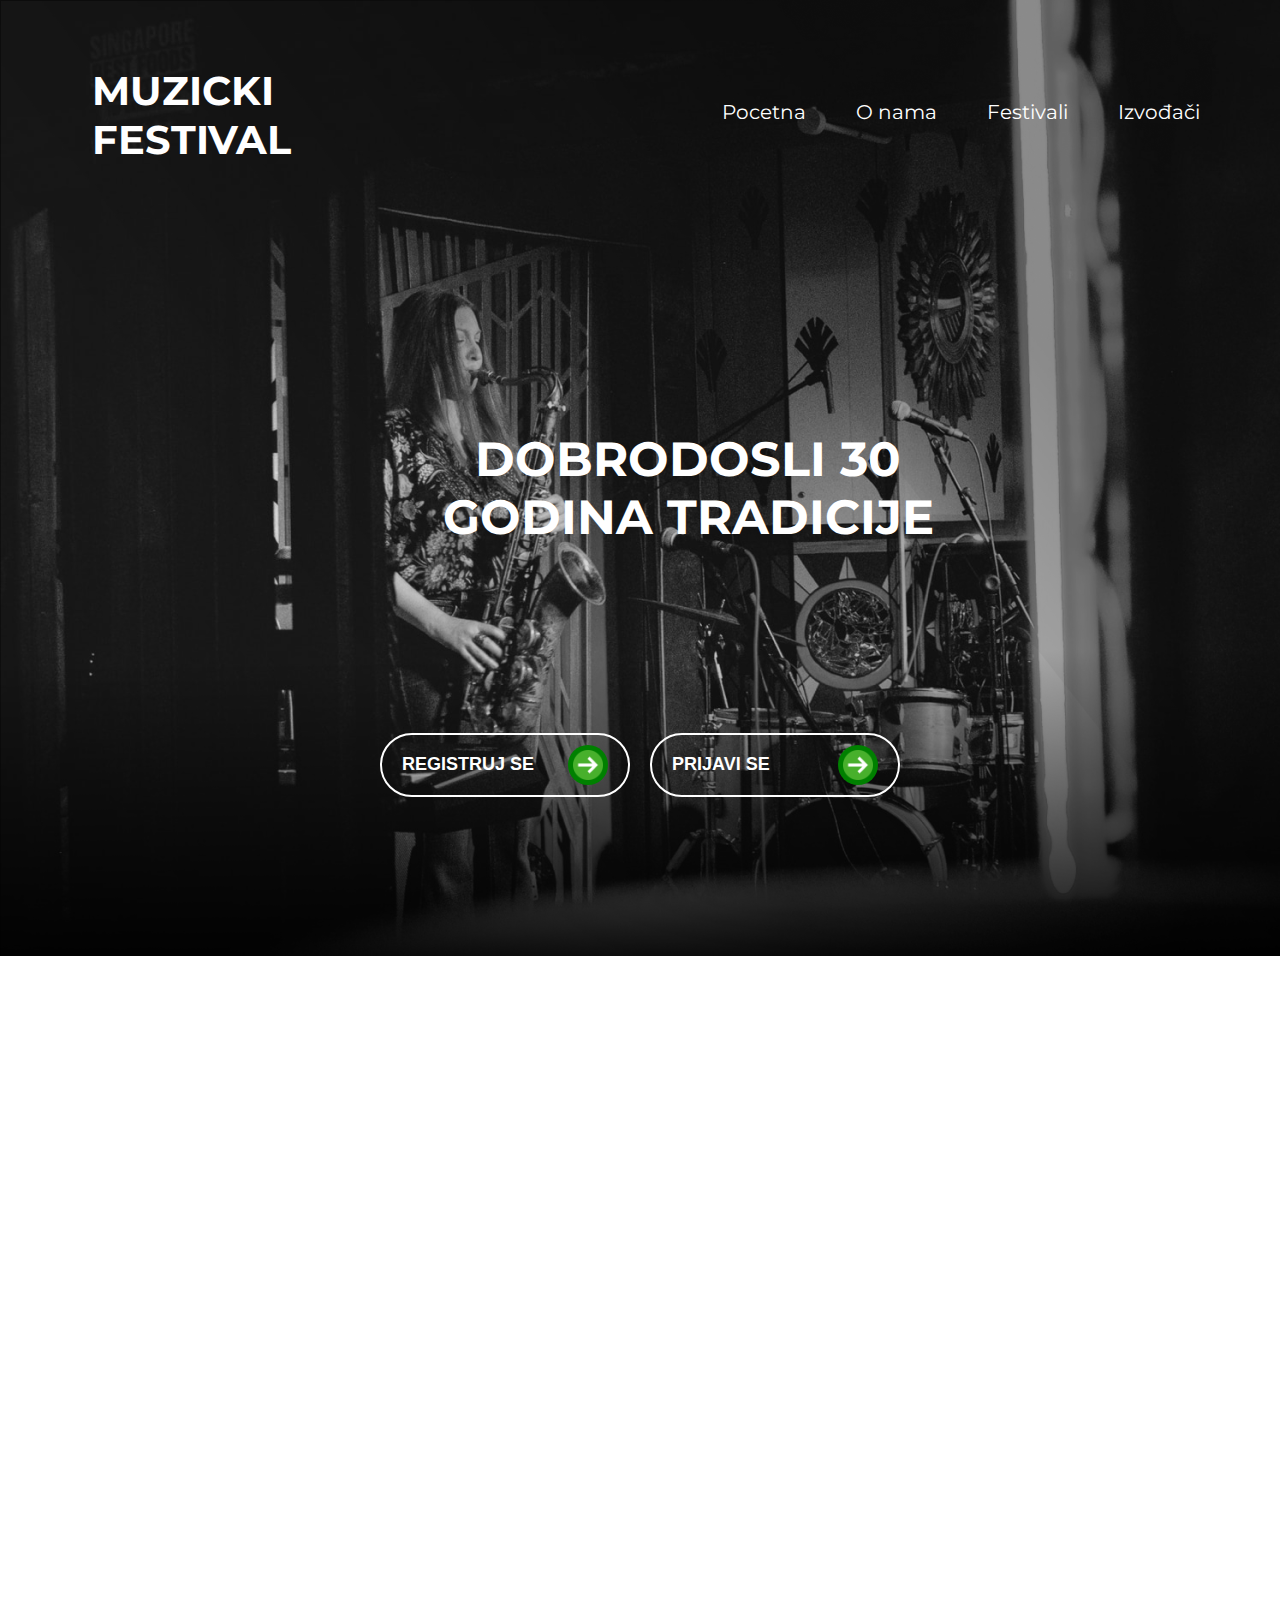
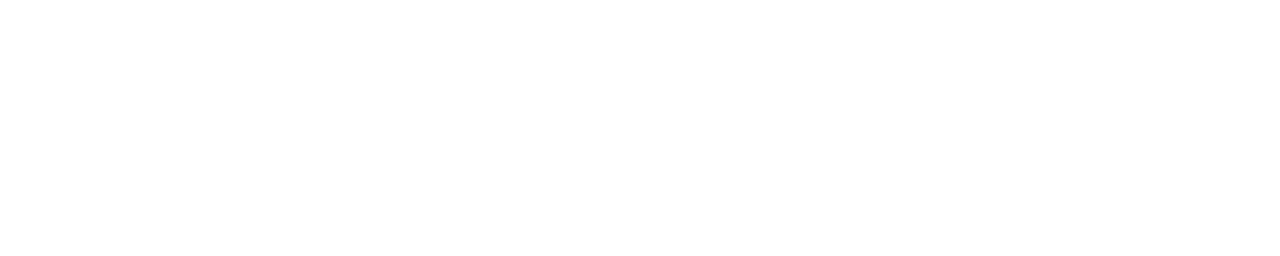
<file: index.html>
<!DOCTYPE html>
<html lang="en">
<head>
    <meta charset="UTF-8">
    <meta name="viewport" content="width=device-width, initial-scale=1.0">
    <link rel="preconnect" href="https://fonts.googleapis.com">
    <link rel="preconnect" href="https://fonts.gstatic.com" crossorigin>
    <link href="https://fonts.googleapis.com/css2?family=Montserrat:ital,wght@0,100..900;1,100..900&display=swap" rel="stylesheet">
    <link rel="stylesheet" href="style.css">
    <!--Proba-->
    <title>Muzicki festival</title>
</head>
<body>
    <header> 
        <h1 id="MF">MUZICKI FESTIVAL</h1>
        <nav>
            <ul class="nav-bar">
    
                
                <li><a href="#">Pocetna</a></li>
                <li><a href="#">O nama</a></li>
                <li><a href="#">Festivali</a></li>
                <li><a href="#">Izvođači</a></li>
                
            </ul>
        </nav>
        <div class="dobrodosli">
            DOBRODOSLI 30 GODINA TRADICIJE
        </div>
        <div class="button-container">
            <button class="custom-btn">
                Registruj se
                <span class="icon"><img src="images/arrow (3).png" alt="strelica"></span>
            </button>
            
            <button class="custom-btn">
                Prijavi se
                <span class="icon"><img src="images/arrow (3).png" alt="strelica"></span>
            </button>

        </div>
    </header>
    <div class="landing">
        
        <div class="bg-image"></div>

    </div>
    
    <!--<div class="program">
        <div class="container">
            Predstojeci dogadjaji  *** PREDSTOJECI DOGADJAJI
        </div>
    </div> -->
    
</body>
</html>
</file>
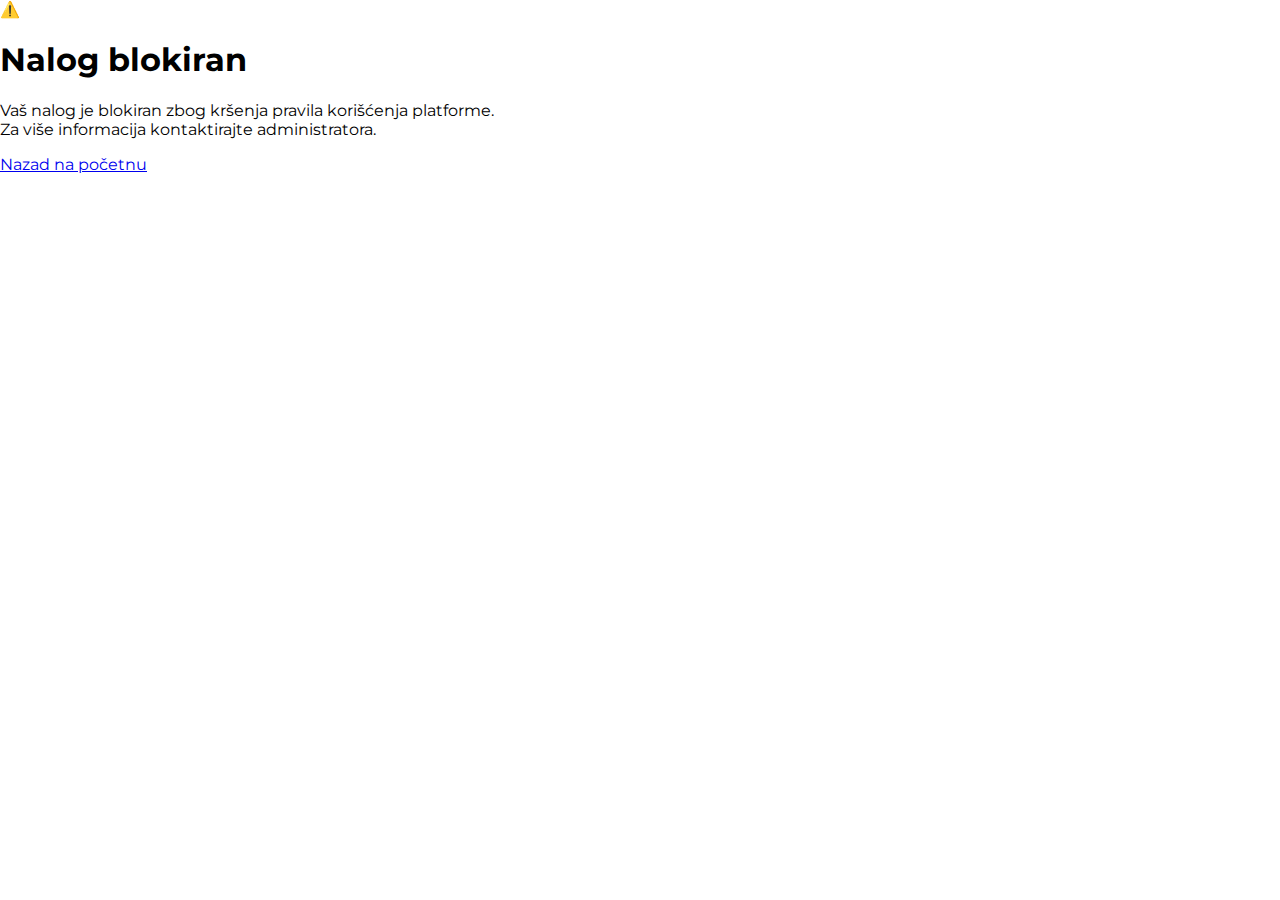
<file: blokiran.html>
<!DOCTYPE html>
<html lang="sr">
<head>
    <meta charset="UTF-8">
    <meta name="viewport" content="width=device-width, initial-scale=1.0">
    <title>Nalog blokiran</title>
    <link href="https://fonts.googleapis.com/css2?family=Montserrat:wght@400;700&display=swap" rel="stylesheet">
    <link rel="stylesheet" href="style.css">
</head>
<body class="blokiran-body">
    <div class="blokiran-box">
        <div class="blokiran-icon">&#9888;&#65039;</div>
        <h1>Nalog blokiran</h1>
        <p>Vaš nalog je blokiran zbog kršenja pravila korišćenja platforme.<br>
        Za više informacija kontaktirajte administratora.</p>
        <a href="index.html">Nazad na početnu</a>
    </div>
</body>
</html>
</file>
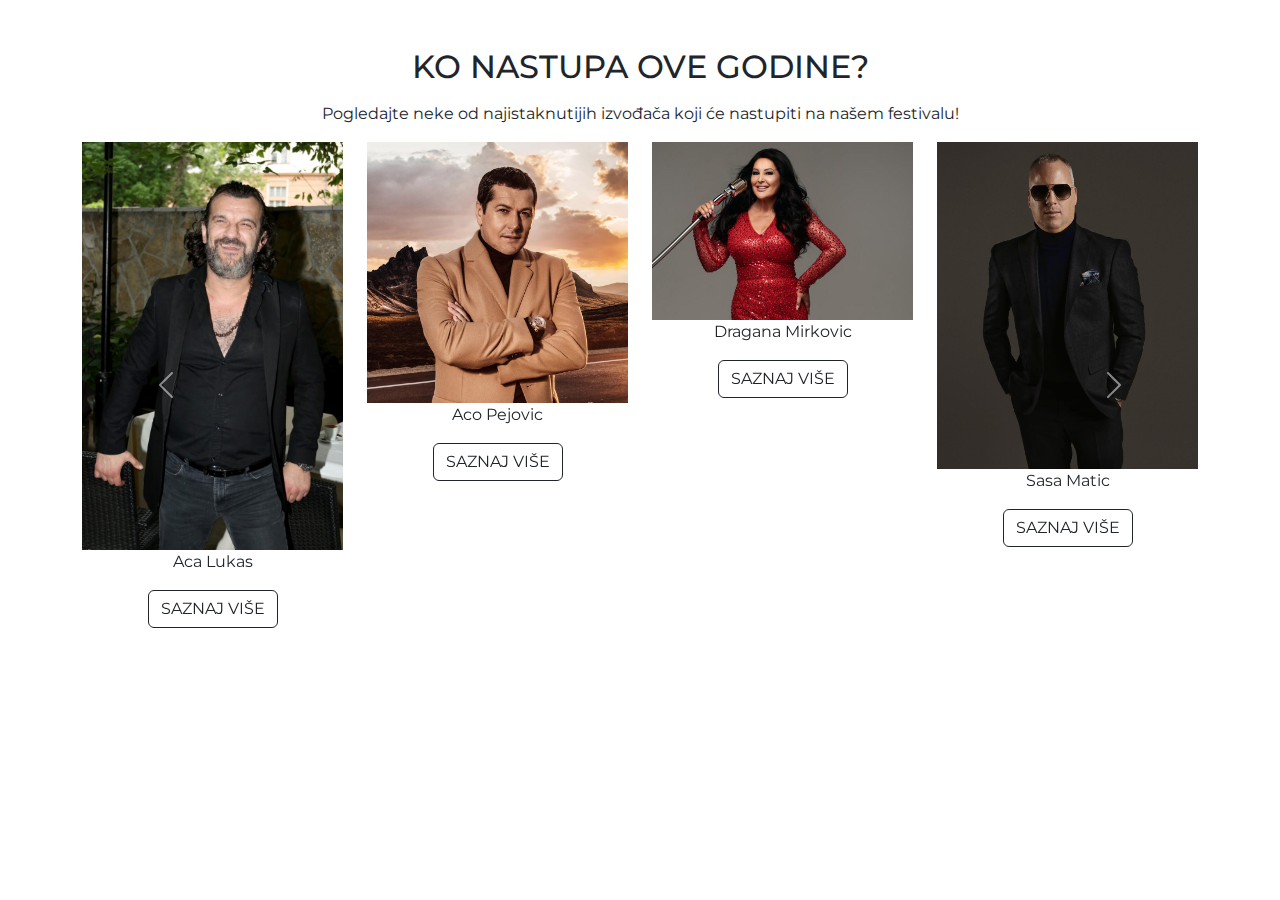
<file: nastupi.html>
<!DOCTYPE html>
<html lang="en">
<head>
    <meta charset="UTF-8">
    <meta name="viewport" content="width=device-width, initial-scale=1.0">
    <link rel="preconnect" href="https://fonts.googleapis.com">
    <link rel="preconnect" href="https://fonts.gstatic.com" crossorigin>

    <link href="https://fonts.googleapis.com/css2?family=Montserrat:ital,wght@0,100..900;1,100..900&display=swap" rel="stylesheet">
    <link href="https://cdn.jsdelivr.net/npm/bootstrap@5.3.0/dist/css/bootstrap.min.css" rel="stylesheet">

    <link rel="stylesheet" href="style.css">
    <!--Proba-->
    <title>Nastupi</title>
</head>
<body>
    
    
    <!--<div class="program">
        <div class="container">
            Predstojeci dogadjaji  *** PREDSTOJECI DOGADJAJI
        </div>
    </div> -->




    
    <script src="https://code.jquery.com/jquery-3.7.0.min.js"></script>
    <script src="https://cdn.jsdelivr.net/npm/bootstrap@5.3.0/dist/js/bootstrap.bundle.min.js"></script>
  
  
  
  <div class="container text-center mt-5">
  <h2 class="mb-3">KO NASTUPA OVE GODINE?</h2>
  <p>Pogledajte neke od najistaknutijih izvođača koji će nastupiti na našem festivalu!</p>

  <div id="nastupi" class="carousel slide" data-bs-ride="carousel">
    <div class="carousel-inner">
      <!-- Slajd 1 -->
      <div class="carousel-item active">
        <div class="row justify-content-center">
          <div class="col-6 col-md-3">
            <img src="images/aca-lukas.png" alt="Aca Lukas" class="d-block w-100">
            <p class="artist-name">Aca Lukas</p>
            <button class="btn btn-outline-dark learn-more-btn" onclick="window.location.href='html/saznaj-aca-lukas.html'">SAZNAJ VIŠE</button>
          </div>
          <div class="col-6 col-md-3">
            <img src="images/aco-pejovic.jpg" class="d-block w-100" alt="Aco Pejovic">
            <p class="artist-name">Aco Pejovic</p>
            <button class="btn btn-outline-dark learn-more-btn">SAZNAJ VIŠE</button>
          </div>
          <div class="col-6 col-md-3 d-none d-md-block">
            <img src="images/Dragana-Mirkovic-2.jpg" class="d-block w-100" alt="">
            <p class="artist-name">Dragana Mirkovic</p>
            <button class="btn btn-outline-dark learn-more-btn">SAZNAJ VIŠE</button>
          </div>
          <div class="col-6 col-md-3 d-none d-md-block">
            <img src="images/sasa-matic.jpg" class="d-block w-100" alt="Sasa Matic">
            <p class="artist-name">Sasa Matic</p>
            <button class="btn btn-outline-dark learn-more-btn">SAZNAJ VIŠE</button>
          </div>
        </div>
      </div>
      
      <!-- Slajd 2 -->
      <div class="carousel-item">
        <div class="row justify-content-center">
          <div class="col-6 col-md-3">
            <img src="images/milica.jpeg" class="d-block w-100" alt="Milica Pavlovic">
            <p class="artist-name">Milica Pavlovic</p>
            <button class="btn btn-outline-dark learn-more-btn" onclick="window.location.href='html/saznaj-milica-pavlovic.html'">SAZNAJ VIŠE</button>
          </div>
          <div class="col-6 col-md-3">
            <img src="images/marija.jpg" class="d-block w-100" alt="Marija Šerifović">
            <p class="artist-name">Marija Šerifović</p>
            <button class="btn btn-outline-dark learn-more-btn" onclick="window.location.href='html/saznaj-marija-serifovic.html'">SAZNAJ VIŠE</button>
          </div>
          <div class="col-6 col-md-3 d-none d-md-block">
            <img src="images/slobaa.jpg" class="d-block w-100" alt="Sloba">
            <p class="artist-name">Sloba Radanovic</p>
            <button class="btn btn-outline-dark learn-more-btn" onclick="window.location.href='html/saznaj-sloba-radanovic.html'">SAZNAJ VIŠE</button>
          </div>
          <div class="col-6 col-md-3 d-none d-md-block">
            <img src="images/van.jpeg" class="d-block w-100" alt="Van Gogh">
            <p class="artist-name">Van Gogh</p>
            <button class="btn btn-outline-dark learn-more-btn" onclick="window.location.href='html/saznaj-van-gog.html'">SAZNAJ VIŠE</button>
          </div>
        </div>
      </div>
    </div>

    <!-- Dugmad -->
    <button class="carousel-control-prev" type="button" data-bs-target="#nastupi" data-bs-slide="prev">
      <span class="carousel-control-prev-icon" aria-hidden="true"></span>
      <span class="visually-hidden">Prethodni</span>
    </button>
    <button class="carousel-control-next" type="button" data-bs-target="#nastupi" data-bs-slide="next">
      <span class="carousel-control-next-icon" aria-hidden="true"></span>
      <span class="visually-hidden">Sledeći</span>
    </button>
  </div>
</div>



    

</body>
</html>
</file>
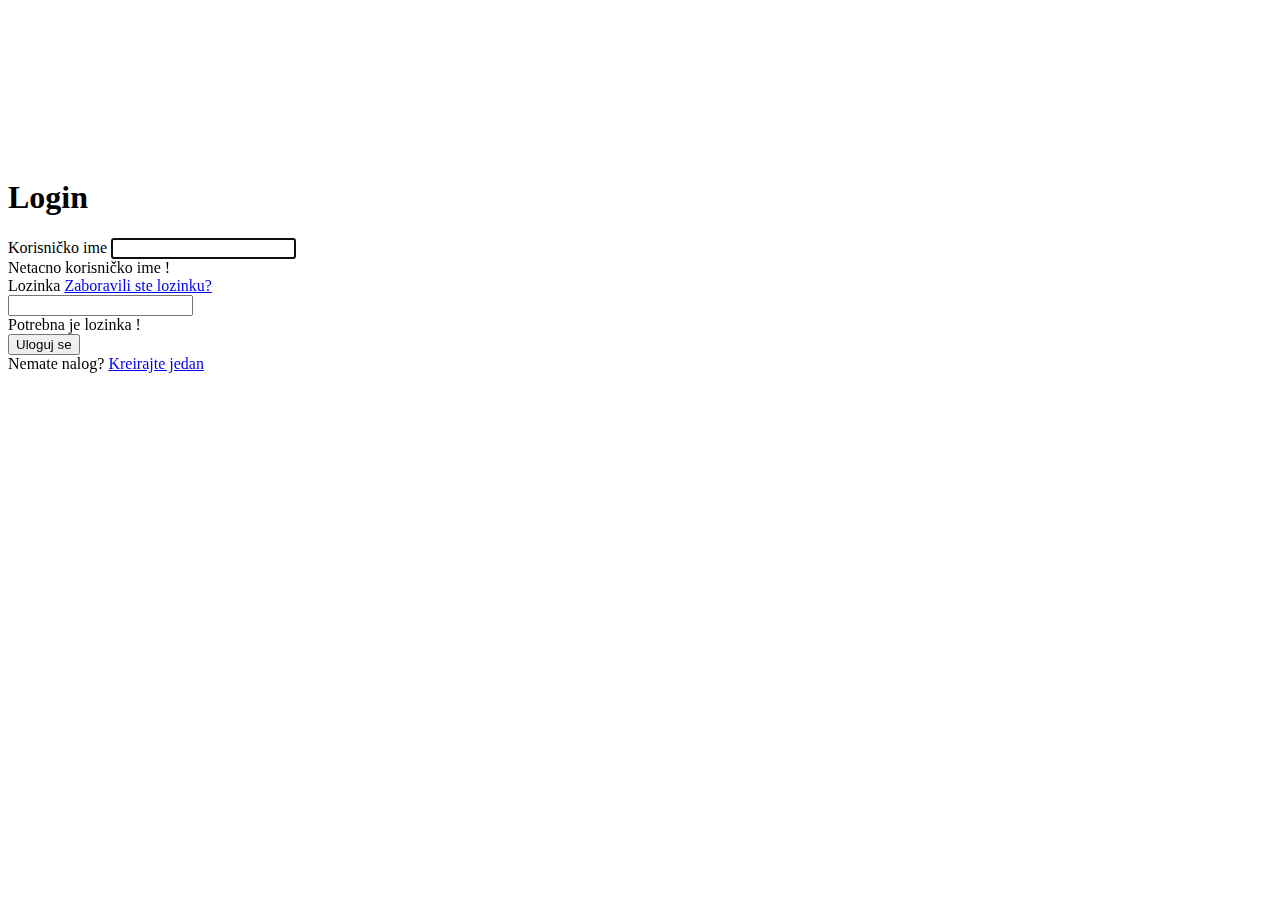
<file: html/login.html>
<!DOCTYPE html>
<html lang="en">
<head>
	<meta charset="utf-8">
	<meta name="viewport" content="width=device-width,initial-scale=1">
	<title> Login Page</title>
	<link href="https://cdn.jsdelivr.net/npm/bootstrap@5.0.0-beta2/dist/css/bootstrap.min.css" rel="stylesheet" integrity="sha384-BmbxuPwQa2lc/FVzBcNJ7UAyJxM6wuqIj61tLrc4wSX0szH/Ev+nYRRuWlolflfl" crossorigin="anonymous">
    <style>
        .h-100{
            padding-top: 50px;
        }
    </style>
</head>

<body>
	<section class="h-100">
		<div class="container h-100">
			<div class="row justify-content-sm-center h-100">
				<div class="col-xxl-4 col-xl-5 col-lg-5 col-md-7 col-sm-9">
					
					<div class="card shadow-lg">
						<div class="card-body p-5">
							<h1 class="fs-4 card-title fw-bold mb-4">Login</h1>
							<form method="POST" action="../Backend/login.php" class="needs-validation" novalidate="" autocomplete="off">
								<div class="mb-3">
									<label class="mb-2 text-muted" for="name">Korisničko ime</label>
									<input id="name" type="text" class="form-control" name="name" value="" required autofocus>
									<div class="invalid-feedback">
										Netacno korisničko ime !
									</div>
								</div>

								<div class="mb-3">
									<div class="mb-2 w-100">
										<label class="text-muted" for="password">Lozinka</label>
										<a href="forgot.html" class="float-end">
											Zaboravili ste lozinku?
										</a>
									</div>
									<input id="password" type="password" class="form-control" name="password" required>
								    <div class="invalid-feedback">
								    	Potrebna je lozinka !
							    	</div>
								</div>

								<div class="d-flex align-items-center">
									
									<button type="submit" class="btn btn-primary ms-auto">
										Uloguj se
									</button>
								</div>
							</form>
						</div>
						<div class="card-footer py-3 border-0">
							<div class="text-center">
								Nemate nalog? <a href="register.html" class="text-dark">Kreirajte jedan</a>
							</div>
						</div>
					</div>
					
				</div>
			</div>
		</div>
	</section>

	<script src="js/validacija_login.js"></script>
    <script>
  console.log("Validacija JS učitana!");
</script>

</body>
</html>
</file>
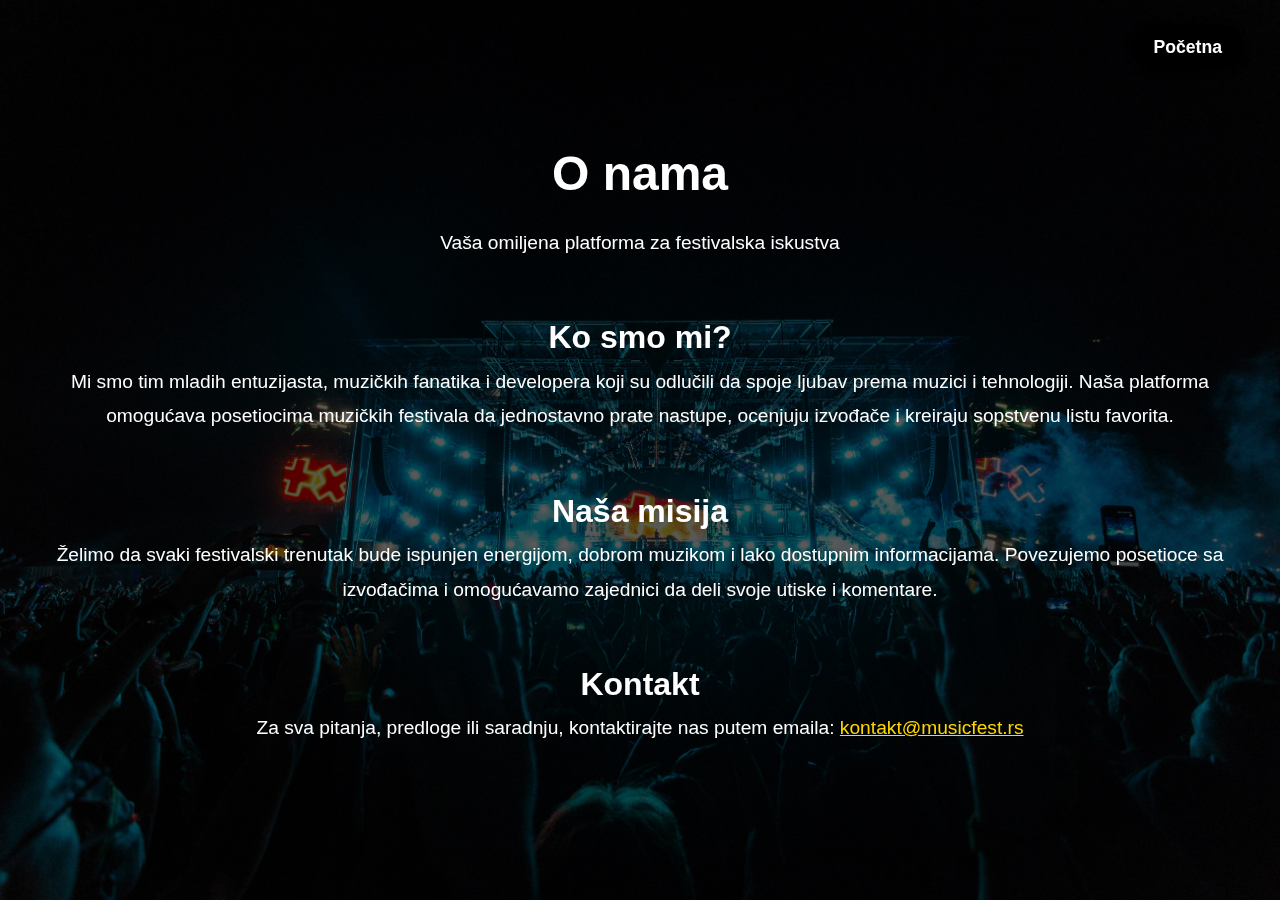
<file: html/o-nama.html>
<!DOCTYPE html>
<html lang="sr">
<head>
  <meta charset="UTF-8" />
  <meta name="viewport" content="width=device-width, initial-scale=1.0"/>
  <title>O nama</title>
  <link href="https://cdn.jsdelivr.net/npm/bootstrap@5.3.0/dist/css/bootstrap.min.css" rel="stylesheet">
  <style>
    body {
      font-family: 'Montserrat', sans-serif;
      background-image: url('../images/o-nama-bg.jpg');
      background-size: cover;
      background-position: center;
      background-repeat: no-repeat;
      color: #fff;
      min-height: 100vh;
      width: 100vw;
      position: relative;
      margin: 0;
      padding: 0;
    }
    body::before {
      content: "";
      position: fixed;
      top: 0; left: 0; right: 0; bottom: 0;
      background: rgba(0,0,0,0.65);
      z-index: 0;
      pointer-events: none;
    }
    .main-content {
      min-height: 100vh;
      width: 100vw;
      display: flex;
      flex-direction: column;
      align-items: center;
      justify-content: center;
      position: relative;
      z-index: 1;
      text-align: center;
      padding: 0 20px;
    }
    .main-content h1 {
      font-size: 3rem;
      font-weight: bold;
      margin-bottom: 0.5em;
    }
    .main-content h2 {
      margin-top: 1.5em;
      font-size: 2rem;
      font-weight: 700;
    }
    .main-content p {
      font-size: 1.2rem;
      line-height: 1.8;
      margin-bottom: 0.5em;
    }
    a { color: #ffd700; }
    .pocetna-link {
      position: fixed;
      top: 24px;
      right: 36px;
      z-index: 10;
      background: rgba(0,0,0,0.7);
      color: #ffff;
      padding: 10px 22px;
      border-radius: 24px;
      font-weight: 700;
      text-decoration: none;
      font-size: 1.1rem;
      box-shadow: 0 2px 8px rgba(0,0,0,0.18);
      
    }
    
  </style>
</head>
<body>
  <a href="../index.php" class="pocetna-link">Početna</a>
  <div class="main-content">
    <h1>O nama</h1>
    <p>Vaša omiljena platforma za festivalska iskustva</p>
    <h2>Ko smo mi?</h2>
    <p>
      Mi smo tim mladih entuzijasta, muzičkih fanatika i developera koji su odlučili da spoje ljubav prema muzici i tehnologiji.
      Naša platforma omogućava posetiocima muzičkih festivala da jednostavno prate nastupe, ocenjuju izvođače i kreiraju sopstvenu listu favorita.
    </p>
    <h2>Naša misija</h2>
    <p>
      Želimo da svaki festivalski trenutak bude ispunjen energijom, dobrom muzikom i lako dostupnim informacijama.
      Povezujemo posetioce sa izvođačima i omogućavamo zajednici da deli svoje utiske i komentare.
    </p>
    <h2>Kontakt</h2>
    <p>
      Za sva pitanja, predloge ili saradnju, kontaktirajte nas putem emaila: <a href="mailto:kontakt@musicfest.rs">kontakt@musicfest.rs</a>
    </p>
  </div>
</body>
</html>
</file>
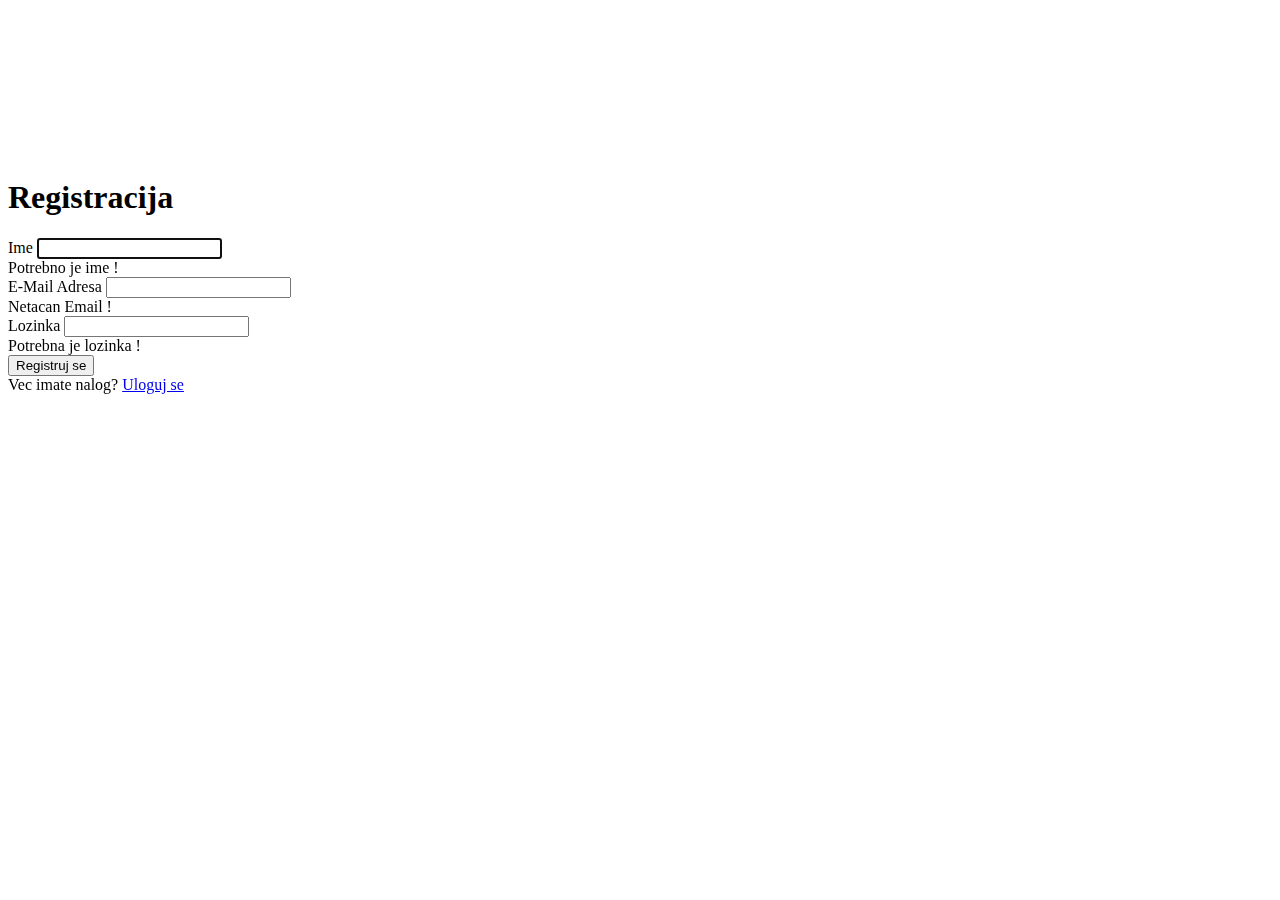
<file: html/register.html>
<!DOCTYPE html>
<html lang="en">
<head>
	<meta charset="utf-8">
	<meta name="viewport" content="width=device-width,initial-scale=1">
	<title>Login Page</title>
	<link href="https://cdn.jsdelivr.net/npm/bootstrap@5.0.0-beta2/dist/css/bootstrap.min.css" rel="stylesheet" integrity="sha384-BmbxuPwQa2lc/FVzBcNJ7UAyJxM6wuqIj61tLrc4wSX0szH/Ev+nYRRuWlolflfl" crossorigin="anonymous">

    <style>
        .h-100{
            padding-top: 50px;
        }
    </style>
</head>

<body>
	<section class="h-100">
		<div class="container h-100">
			<div class="row justify-content-sm-center h-100">
				<div class="col-xxl-4 col-xl-5 col-lg-5 col-md-7 col-sm-9">
					
					<div class="card shadow-lg">
						<div class="card-body p-5">
							<h1 class="fs-4 card-title fw-bold mb-4">Registracija</h1>
							<form method="POST" action="../Backend/register.php" class="needs-validation" novalidate="" autocomplete="off">

								<div class="mb-3">
									<label class="mb-2 text-muted" for="name">Ime</label>
									<input id="name" type="text" class="form-control" name="name" value="" required autofocus>
									<div class="invalid-feedback">
										Potrebno je ime !	
									</div>
								</div>

								<div class="mb-3">
									<label class="mb-2 text-muted" for="email">E-Mail Adresa</label>
									<input id="email" type="email" class="form-control" name="email" value="" required>
									<div class="invalid-feedback">
										Netacan Email !
									</div>
								</div>

								<div class="mb-3">
									<label class="mb-2 text-muted" for="password">Lozinka</label>
									<input id="password" type="password" class="form-control" name="password" required>
								    <div class="invalid-feedback">
								    	Potrebna je lozinka !
							    	</div>
								</div>

								

								<div class="align-items-center d-flex">
									<button type="submit" class="btn btn-primary ms-auto">
										Registruj se	
									</button>
								</div>
							</form>
						</div>
						<div class="card-footer py-3 border-0">
							<div class="text-center">
								Vec imate nalog? <a href="login.html" class="text-dark">Uloguj se</a>
							</div>
						</div>
					</div>
					
				</div>
			</div>
		</div>
	</section>

	<script src="js/validacija_register.js"></script>
</body>
</html>
</file>
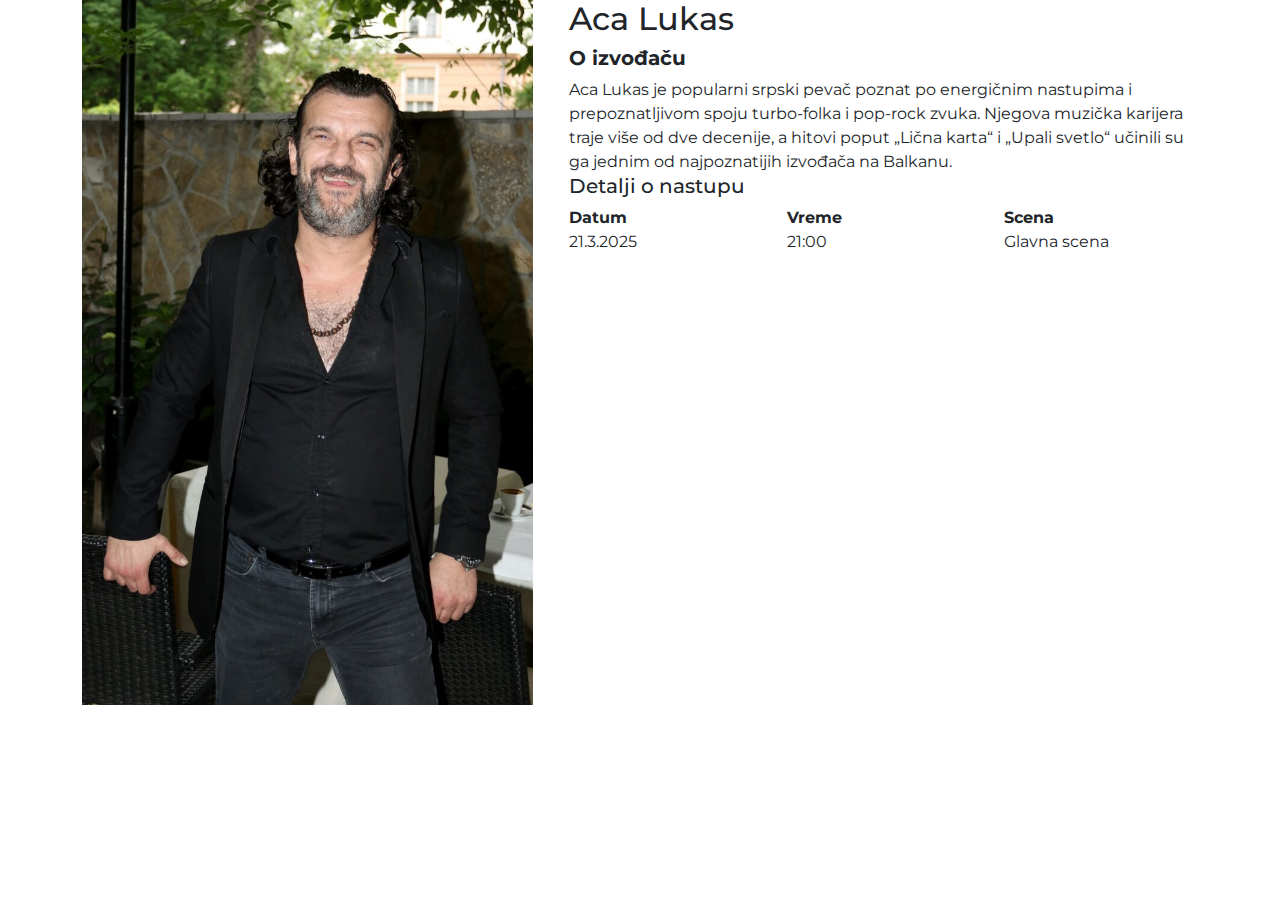
<file: html/saznaj-aca-lukas.html>
<!DOCTYPE html>
<html lang="sr">
<head>
  <meta charset="UTF-8" />
  <meta name="viewport" content="width=device-width, initial-scale=1.0" />
  <title>Aca Lukas</title>

  <!-- Google font -->
  <link href="https://fonts.googleapis.com/css2?family=Montserrat&display=swap" rel="stylesheet" />
  <!-- Bootstrap CSS -->
  <link href="https://cdn.jsdelivr.net/npm/bootstrap@5.3.0/dist/css/bootstrap.min.css" rel="stylesheet" />
  <link rel="stylesheet" href="../style.css">
</head>
<body>
    <section class="top container">
    <div class="row align-items-start">
      <!-- Leva kolona: slika -->
      <div class="col-md-5" id="aca-lukas-slika">
        <img src="../images/aca-lukas.png" class="img-fluid" alt="Aca Lukas" />
      </div>

      <!-- Desna kolona: tekst -->
      <div class="col-md-7 ps-4">
        <div class="naslov">
          <h2>Aca Lukas</h2>
        </div>

        <div class="o-izvodjacu"><h5> <b>O izvođaču</b></h5></div>

        <div class="opis">
          Aca Lukas je popularni srpski pevač poznat po energičnim nastupima i prepoznatljivom spoju turbo-folka i pop-rock zvuka. Njegova muzička karijera traje više od dve decenije, a hitovi poput „Lična karta“ i „Upali svetlo“ učinili su ga jednim od najpoznatijih izvođača na Balkanu.
        </div>

        <div class="detalji-nastupa">
          <h5>Detalji o nastupu</h5>
          <div class="row fw-bold">
            <div class="col-4">Datum</div>
            <div class="col-4">Vreme</div>
            <div class="col-4">Scena</div>
          </div>
          <div class="row ">
            <div class="col-4">21.3.2025</div>
            <div class="col-4">21:00</div>
            <div class="col-4">Glavna scena</div>
          </div>
        </div>
      </div>
    </div>
  </section>


    <section class="interackija"> </section>
</body>
</html>
</file>
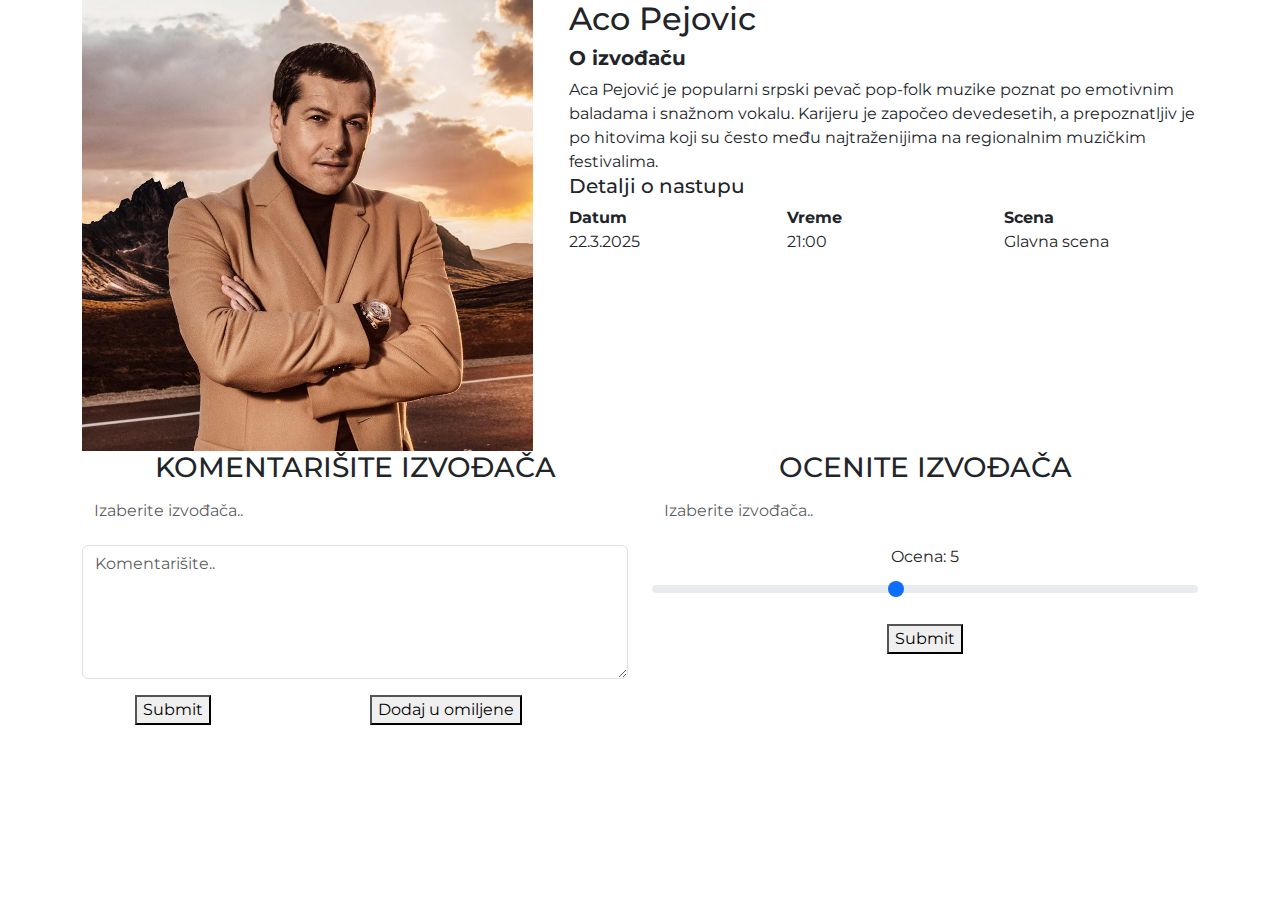
<file: html/saznaj-aca-pejovic.html>
<!DOCTYPE html>
<html lang="sr">
<head>
  <meta charset="UTF-8" />
  <meta name="viewport" content="width=device-width, initial-scale=1.0" />
  <title>Aca Pejovic</title>

  <!-- Google font -->
  <link href="https://fonts.googleapis.com/css2?family=Montserrat&display=swap" rel="stylesheet" />
  <!-- Bootstrap CSS -->
  <link href="https://cdn.jsdelivr.net/npm/bootstrap@5.3.0/dist/css/bootstrap.min.css" rel="stylesheet" />
  <link rel="stylesheet" href="../style.css">
</head>
<body>
    <section class="top container">
    <div class="row align-items-start">
      <!-- Leva kolona: slika -->
      <div class="col-md-5" id="aca-lukas-slika">
        <img src="../images/aco-pejovic.jpg" class="img-fluid" alt="Aca Pejovic" />
      </div>

      <!-- Desna kolona: tekst -->
      <div class="col-md-7 ps-4">
        <div class="naslov">
          <h2>Aco Pejovic</h2>
        </div>

        <div class="o-izvodjacu"><h5> <b>O izvođaču</b></h5></div>

        <div class="opis">
            Aca Pejović je popularni srpski pevač pop-folk muzike poznat po emotivnim baladama i snažnom vokalu. Karijeru je započeo devedesetih, a prepoznatljiv je po hitovima koji su često među najtraženijima na regionalnim muzičkim festivalima.
        </div>

        <div class="detalji-nastupa">
          <h5>Detalji o nastupu</h5>
          <div class="row fw-bold">
            <div class="col-4">Datum</div>
            <div class="col-4">Vreme</div>
            <div class="col-4">Scena</div>
          </div>
          <div class="row ">
            <div class="col-4">22.3.2025</div>
            <div class="col-4">21:00</div>
            <div class="col-4">Glavna scena</div>
          </div>
        </div>
      </div>
    </div>
  </section>


    
    
    <script src="https://code.jquery.com/jquery-3.7.0.min.js"></script>
    <script src="https://cdn.jsdelivr.net/npm/bootstrap@5.3.0/dist/js/bootstrap.bundle.min.js"></script>
    <div class="container" id="komentari-padding">
  <div class="row text-center">
    <div class="col-md-6 mb-5">
      <h3>KOMENTARIŠITE IZVOĐAČA</h3>
      <div class="custom-box mb-3">
        <input type="text" class="form-control border-0 bg-transparent" placeholder="Izaberite izvođača..">
      </div>
      <textarea class="form-control comment-box mb-3" rows="5" placeholder="Komentarišite.."></textarea>
      
      <div class="container">
        <div class="row">
          <div class="col-4">
            <button id="submit-komentar" class="submit-btn">Submit</button>

          </div>

          <div class="col-8">
            <button id="Dodaj-u-omiljene" class="submit-btn">Dodaj u omiljene</button>

          </div>
        </div>
      </div>
      
      
    </div>

    <div class="col-md-6 mb-5">
      <h3>OCENITE IZVOĐAČA</h3>
      <div class="custom-box mb-3">
        <input type="text" class="form-control border-0 bg-transparent" placeholder="Izaberite izvođača..">
      </div>
      <div class="mb-3">
        <label for="customRange3" class="form-label">
          Ocena: <span id="rangeValue">2.5</span>
        </label>
        <input type="range" class="form-range" min="1" max="10" step="1" value="5" id="customRange3">
      </div>
      <button id="submit-ocena" class="submit-btn">Submit</button>
    </div>
  </div>
</div>

<script>
  const slider = document.getElementById('customRange3');
  const output = document.getElementById('rangeValue');

  if (slider && output) {
    // Postavi početnu vrednost
    output.textContent = slider.value; 

    // Ažuriraj prikaz kada se slider pomera
    slider.addEventListener('input', () => {
      output.textContent = slider.value;
    });
  }
</script>
</body>
</html>
</file>
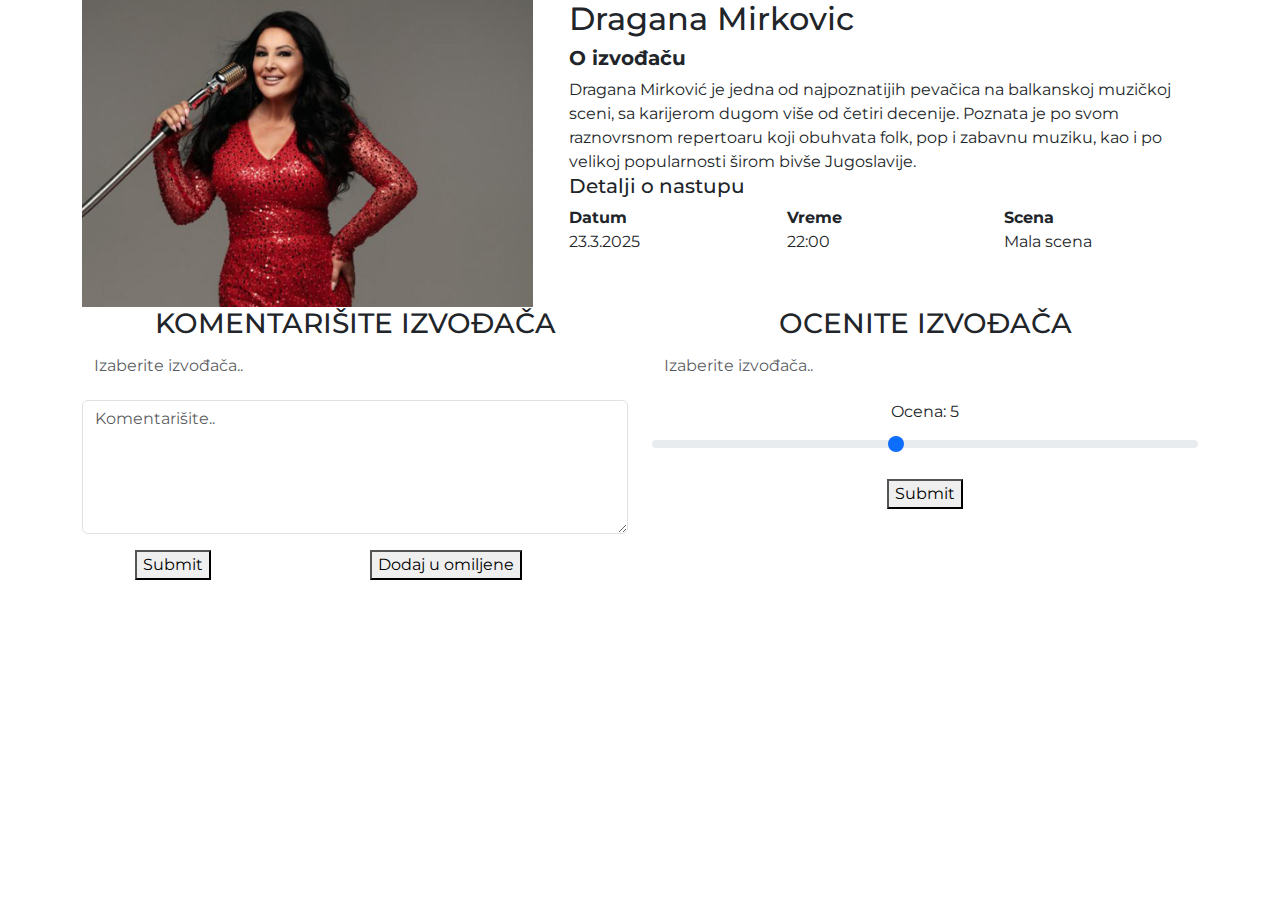
<file: html/saznaj-dragana.html>
<!DOCTYPE html>
<html lang="sr">
<head>
  <meta charset="UTF-8" />
  <meta name="viewport" content="width=device-width, initial-scale=1.0" />
  <title>Dragana Mirkovic</title>

  <!-- Google font -->
  <link href="https://fonts.googleapis.com/css2?family=Montserrat&display=swap" rel="stylesheet" />
  <!-- Bootstrap CSS -->
  <link href="https://cdn.jsdelivr.net/npm/bootstrap@5.3.0/dist/css/bootstrap.min.css" rel="stylesheet" />
  <link rel="stylesheet" href="../style.css">
</head>
<body>
    <section class="top container">
    <div class="row align-items-start">
      <!-- Leva kolona: slika -->
      <div class="col-md-5" id="aca-lukas-slika">
        <img src="../images/Dragana-Mirkovic-2.jpg" class="img-fluid" alt="Dragana Mirkvoic" />
      </div>

      <!-- Desna kolona: tekst -->
      <div class="col-md-7 ps-4">
        <div class="naslov">
          <h2>Dragana Mirkovic</h2>
        </div>

        <div class="o-izvodjacu"><h5> <b>O izvođaču</b></h5></div>

        <div class="opis">
            Dragana Mirković je jedna od najpoznatijih pevačica na balkanskoj muzičkoj sceni, sa karijerom dugom više od četiri decenije. Poznata je po svom raznovrsnom repertoaru koji obuhvata folk, pop i zabavnu muziku, kao i po velikoj popularnosti širom bivše Jugoslavije.
        </div>

        <div class="detalji-nastupa">
          <h5>Detalji o nastupu</h5>
          <div class="row fw-bold">
            <div class="col-4">Datum</div>
            <div class="col-4">Vreme</div>
            <div class="col-4">Scena</div>
          </div>
          <div class="row ">
            <div class="col-4">23.3.2025</div>
            <div class="col-4">22:00</div>
            <div class="col-4">Mala scena</div>
          </div>
        </div>
      </div>
    </div>
  </section>


  
    
    <script src="https://code.jquery.com/jquery-3.7.0.min.js"></script>
    <script src="https://cdn.jsdelivr.net/npm/bootstrap@5.3.0/dist/js/bootstrap.bundle.min.js"></script>
    <div class="container" id="komentari-padding">
  <div class="row text-center">
    <div class="col-md-6 mb-5">
      <h3>KOMENTARIŠITE IZVOĐAČA</h3>
      <div class="custom-box mb-3">
        <input type="text" class="form-control border-0 bg-transparent" placeholder="Izaberite izvođača..">
      </div>
      <textarea class="form-control comment-box mb-3" rows="5" placeholder="Komentarišite.."></textarea>
      
      <div class="container">
        <div class="row">
          <div class="col-4">
            <button id="submit-komentar" class="submit-btn">Submit</button>

          </div>

          <div class="col-8">
            <button id="Dodaj-u-omiljene" class="submit-btn">Dodaj u omiljene</button>

          </div>
        </div>
      </div>
      
      
    </div>

    <div class="col-md-6 mb-5">
      <h3>OCENITE IZVOĐAČA</h3>
      <div class="custom-box mb-3">
        <input type="text" class="form-control border-0 bg-transparent" placeholder="Izaberite izvođača..">
      </div>
      <div class="mb-3">
        <label for="customRange3" class="form-label">
          Ocena: <span id="rangeValue">2.5</span>
        </label>
        <input type="range" class="form-range" min="1" max="10" step="1" value="5" id="customRange3">
      </div>
      <button id="submit-ocena" class="submit-btn">Submit</button>
    </div>
  </div>
</div>

<script>
  const slider = document.getElementById('customRange3');
  const output = document.getElementById('rangeValue');

  if (slider && output) {
    // Postavi početnu vrednost
    output.textContent = slider.value; 

    // Ažuriraj prikaz kada se slider pomera
    slider.addEventListener('input', () => {
      output.textContent = slider.value;
    });
  }
</script>
</body>
</html>
</file>
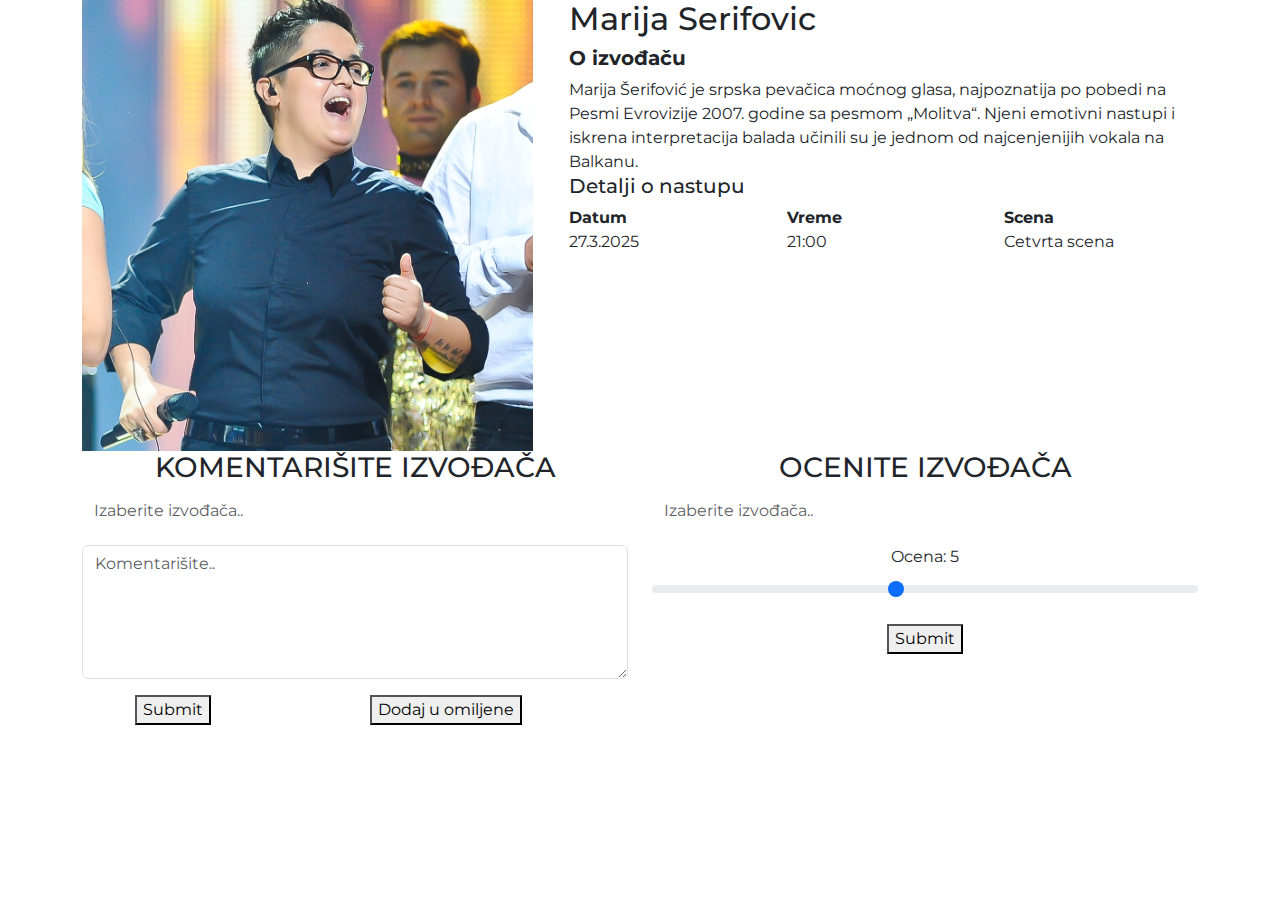
<file: html/saznaj-marija-serifovic.html>
<!DOCTYPE html>
<html lang="sr">
<head>
  <meta charset="UTF-8" />
  <meta name="viewport" content="width=device-width, initial-scale=1.0" />
  <title>Marija Serifovic</title>

  <!-- Google font -->
  <link href="https://fonts.googleapis.com/css2?family=Montserrat&display=swap" rel="stylesheet" />
  <!-- Bootstrap CSS -->
  <link href="https://cdn.jsdelivr.net/npm/bootstrap@5.3.0/dist/css/bootstrap.min.css" rel="stylesheet" />
  <link rel="stylesheet" href="../style.css">
</head>
<body>
    <section class="top container">
    <div class="row align-items-start">
      <!-- Leva kolona: slika -->
      <div class="col-md-5" id="aca-lukas-slika">
        <img src="../images/marija.jpg" class="img-fluid" alt="Marija Serifovic" />
      </div>

      <!-- Desna kolona: tekst -->
      <div class="col-md-7 ps-4">
        <div class="naslov">
          <h2>Marija Serifovic</h2>
        </div>

        <div class="o-izvodjacu"><h5> <b>O izvođaču</b></h5></div>

        <div class="opis">
          Marija Šerifović je srpska pevačica moćnog glasa, najpoznatija po pobedi na Pesmi Evrovizije 2007. godine sa pesmom „Molitva“. Njeni emotivni nastupi i iskrena interpretacija balada učinili su je jednom od najcenjenijih vokala na Balkanu.
        </div>
        <div class="detalji-nastupa">
          <h5>Detalji o nastupu</h5>
          <div class="row fw-bold">
            <div class="col-4">Datum</div>
            <div class="col-4">Vreme</div>
            <div class="col-4">Scena</div>
          </div>
          <div class="row ">
            <div class="col-4">27.3.2025</div>
            <div class="col-4">21:00</div>
            <div class="col-4">Cetvrta scena</div>
          </div>
        </div>
      </div>
    </div>
  </section>


    <script src="https://code.jquery.com/jquery-3.7.0.min.js"></script>
    <script src="https://cdn.jsdelivr.net/npm/bootstrap@5.3.0/dist/js/bootstrap.bundle.min.js"></script>
    <div class="container">
  <div class="row text-center">
    <div class="col-md-6 mb-5">
      <h3>KOMENTARIŠITE IZVOĐAČA</h3>
      <div class="custom-box mb-3">
        <input type="text" class="form-control border-0 bg-transparent" placeholder="Izaberite izvođača..">
      </div>
      <textarea class="form-control comment-box mb-3" rows="5" placeholder="Komentarišite.."></textarea>
      
      <div class="container">
        <div class="row">
          <div class="col-4">
            <button id="submit-komentar" class="submit-btn">Submit</button>

          </div>

          <div class="col-8">
            <button id="Dodaj-u-omiljene" class="submit-btn">Dodaj u omiljene</button>

          </div>
        </div>
      </div>
      
      
    </div>

    <div class="col-md-6 mb-5">
      <h3>OCENITE IZVOĐAČA</h3>
      <div class="custom-box mb-3">
        <input type="text" class="form-control border-0 bg-transparent" placeholder="Izaberite izvođača..">
      </div>
      <div class="mb-3">
        <label for="customRange3" class="form-label">
          Ocena: <span id="rangeValue">2.5</span>
        </label>
        <input type="range" class="form-range" min="1" max="10" step="1" value="5" id="customRange3">
      </div>
      <button id="submit-ocena" class="submit-btn">Submit</button>
    </div>
  </div>
</div>

<script>
  const slider = document.getElementById('customRange3');
  const output = document.getElementById('rangeValue');

  if (slider && output) {
    // Postavi početnu vrednost
    output.textContent = slider.value; 

    // Ažuriraj prikaz kada se slider pomera
    slider.addEventListener('input', () => {
      output.textContent = slider.value;
    });
  }
</script>
</body>
</html>
</file>
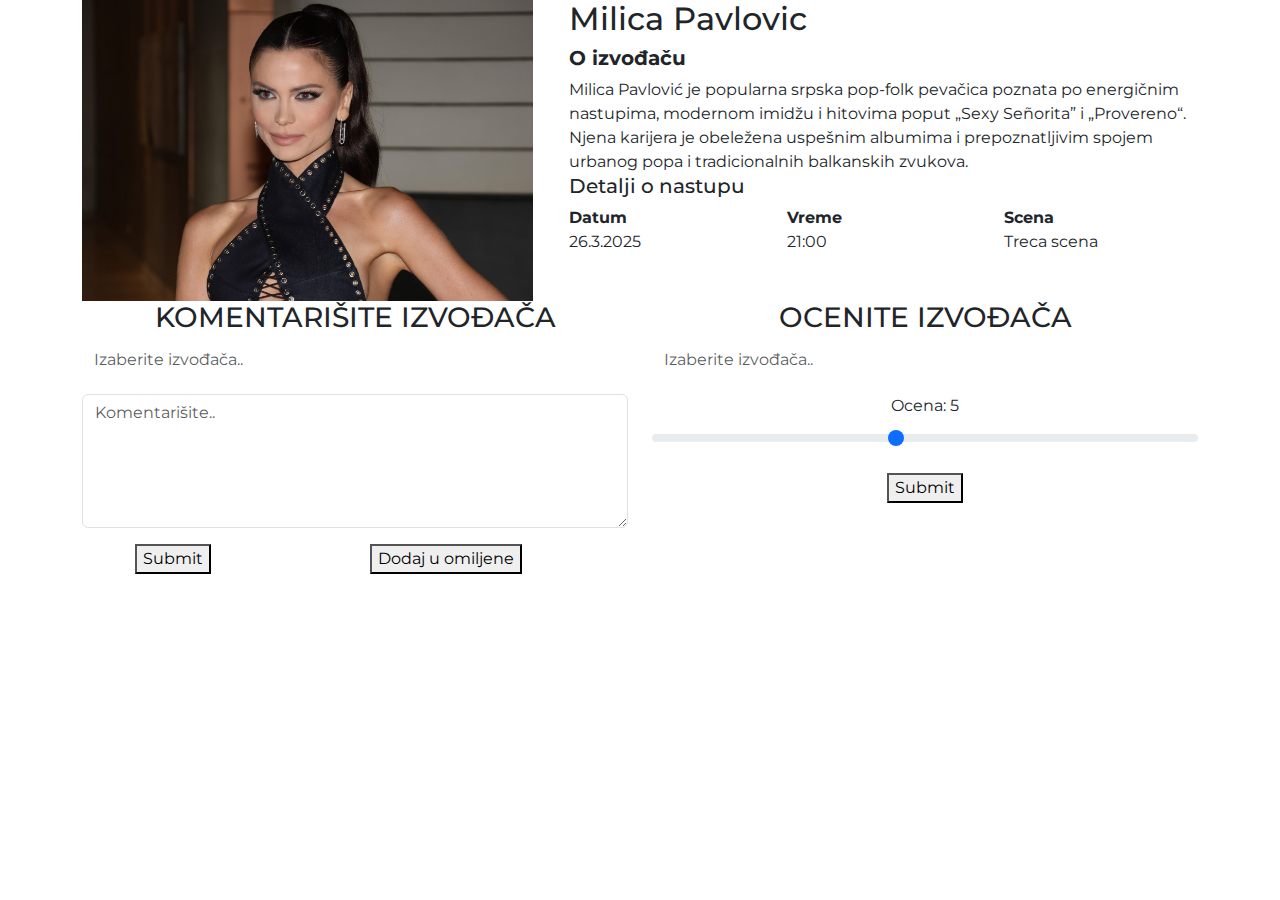
<file: html/saznaj-milica-pavlovic.html>
<!DOCTYPE html>
<html lang="sr">
<head>
  <meta charset="UTF-8" />
  <meta name="viewport" content="width=device-width, initial-scale=1.0" />
  <title>Milica Pavlovic</title>

  <!-- Google font -->
  <link href="https://fonts.googleapis.com/css2?family=Montserrat&display=swap" rel="stylesheet" />
  <!-- Bootstrap CSS -->
  <link href="https://cdn.jsdelivr.net/npm/bootstrap@5.3.0/dist/css/bootstrap.min.css" rel="stylesheet" />
  <link rel="stylesheet" href="../style.css">
</head>
<body>
    <section class="top container">
    <div class="row align-items-start">
      <!-- Leva kolona: slika -->
      <div class="col-md-5" id="aca-lukas-slika">
        <img src="../images/milica.jpeg" class="img-fluid" alt="Milica Pavlovic" />
      </div>

      <!-- Desna kolona: tekst -->
      <div class="col-md-7 ps-4">
        <div class="naslov">
          <h2>Milica Pavlovic</h2>
        </div>

        <div class="o-izvodjacu"><h5> <b>O izvođaču</b></h5></div>

        <div class="opis">
        Milica Pavlović je popularna srpska pop-folk pevačica poznata po energičnim nastupima, modernom imidžu i hitovima poput „Sexy Señorita” i „Provereno“. Njena karijera je obeležena uspešnim albumima i prepoznatljivim spojem urbanog popa i tradicionalnih balkanskih zvukova.
        </div>

        <div class="detalji-nastupa">
          <h5>Detalji o nastupu</h5>
          <div class="row fw-bold">
            <div class="col-4">Datum</div>
            <div class="col-4">Vreme</div>
            <div class="col-4">Scena</div>
          </div>
          <div class="row ">
            <div class="col-4">26.3.2025</div>
            <div class="col-4">21:00</div>
            <div class="col-4">Treca scena</div>
          </div>
        </div>
      </div>
    </div>
  </section>


    <script src="https://code.jquery.com/jquery-3.7.0.min.js"></script>
    <script src="https://cdn.jsdelivr.net/npm/bootstrap@5.3.0/dist/js/bootstrap.bundle.min.js"></script>
    <div class="container">
  <div class="row text-center">
    <div class="col-md-6 mb-5">
      <h3>KOMENTARIŠITE IZVOĐAČA</h3>
      <div class="custom-box mb-3">
        <input type="text" class="form-control border-0 bg-transparent" placeholder="Izaberite izvođača..">
      </div>
      <textarea class="form-control comment-box mb-3" rows="5" placeholder="Komentarišite.."></textarea>
      
      <div class="container">
        <div class="row">
          <div class="col-4">
            <button id="submit-komentar" class="submit-btn">Submit</button>

          </div>

          <div class="col-8">
            <button id="Dodaj-u-omiljene" class="submit-btn">Dodaj u omiljene</button>

          </div>
        </div>
      </div>
      
      
    </div>

    <div class="col-md-6 mb-5">
      <h3>OCENITE IZVOĐAČA</h3>
      <div class="custom-box mb-3">
        <input type="text" class="form-control border-0 bg-transparent" placeholder="Izaberite izvođača..">
      </div>
      <div class="mb-3">
        <label for="customRange3" class="form-label">
          Ocena: <span id="rangeValue">2.5</span>
        </label>
        <input type="range" class="form-range" min="1" max="10" step="1" value="5" id="customRange3">
      </div>
      <button id="submit-ocena" class="submit-btn">Submit</button>
    </div>
  </div>
</div>

<script>
  const slider = document.getElementById('customRange3');
  const output = document.getElementById('rangeValue');

  if (slider && output) {
    // Postavi početnu vrednost
    output.textContent = slider.value; 

    // Ažuriraj prikaz kada se slider pomera
    slider.addEventListener('input', () => {
      output.textContent = slider.value;
    });
  }
</script>
</body>
</html>
</file>
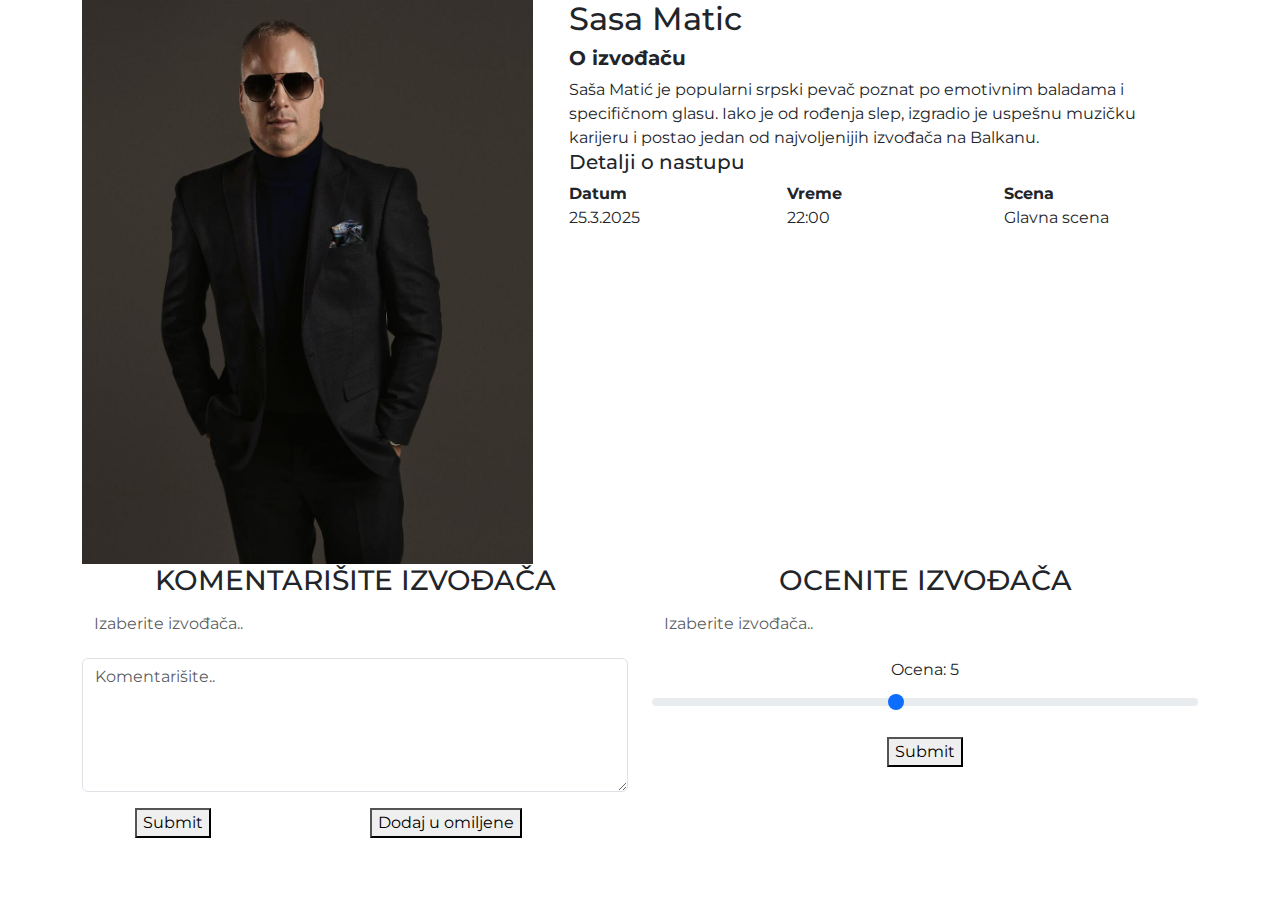
<file: html/saznaj-sasa.html>
<!DOCTYPE html>
<html lang="sr">
<head>
  <meta charset="UTF-8" />
  <meta name="viewport" content="width=device-width, initial-scale=1.0" />
  <title>Sasa Matic</title>

  <!-- Google font -->
  <link href="https://fonts.googleapis.com/css2?family=Montserrat&display=swap" rel="stylesheet" />
  <!-- Bootstrap CSS -->
  <link href="https://cdn.jsdelivr.net/npm/bootstrap@5.3.0/dist/css/bootstrap.min.css" rel="stylesheet" />
  <link rel="stylesheet" href="../style.css">
</head>
<body>
    <section class="top container">
    <div class="row align-items-start">
      <!-- Leva kolona: slika -->
      <div class="col-md-5" id="aca-lukas-slika">
        <img src="../images/sasa-matic.jpg" class="img-fluid" alt="Sasa Matic" />
      </div>

      <!-- Desna kolona: tekst -->
      <div class="col-md-7 ps-4">
        <div class="naslov">
          <h2>Sasa Matic</h2>
        </div>

        <div class="o-izvodjacu"><h5> <b>O izvođaču</b></h5></div>

        <div class="opis">
            Saša Matić je popularni srpski pevač poznat po emotivnim baladama i specifičnom glasu. Iako je od rođenja slep, izgradio je uspešnu muzičku karijeru i postao jedan od najvoljenijih izvođača na Balkanu.
        </div>

        <div class="detalji-nastupa">
          <h5>Detalji o nastupu</h5>
          <div class="row fw-bold">
            <div class="col-4">Datum</div>
            <div class="col-4">Vreme</div>
            <div class="col-4">Scena</div>
          </div>
          <div class="row ">
            <div class="col-4">25.3.2025</div>
            <div class="col-4">22:00</div>
            <div class="col-4">Glavna scena</div>
          </div>
        </div>
      </div>
    </div>
  </section>


    
    
    <script src="https://code.jquery.com/jquery-3.7.0.min.js"></script>
    <script src="https://cdn.jsdelivr.net/npm/bootstrap@5.3.0/dist/js/bootstrap.bundle.min.js"></script>
    <div class="container" id="komentari-padding">
  <div class="row text-center">
    <div class="col-md-6 mb-5">
      <h3>KOMENTARIŠITE IZVOĐAČA</h3>
      <div class="custom-box mb-3">
        <input type="text" class="form-control border-0 bg-transparent" placeholder="Izaberite izvođača..">
      </div>
      <textarea class="form-control comment-box mb-3" rows="5" placeholder="Komentarišite.."></textarea>
      
      <div class="container">
        <div class="row">
          <div class="col-4">
            <button id="submit-komentar" class="submit-btn">Submit</button>

          </div>

          <div class="col-8">
            <button id="Dodaj-u-omiljene" class="submit-btn">Dodaj u omiljene</button>

          </div>
        </div>
      </div>
      
      
    </div>

    <div class="col-md-6 mb-5">
      <h3>OCENITE IZVOĐAČA</h3>
      <div class="custom-box mb-3">
        <input type="text" class="form-control border-0 bg-transparent" placeholder="Izaberite izvođača..">
      </div>
      <div class="mb-3">
        <label for="customRange3" class="form-label">
          Ocena: <span id="rangeValue">2.5</span>
        </label>
        <input type="range" class="form-range" min="1" max="10" step="1" value="5" id="customRange3">
      </div>
      <button id="submit-ocena" class="submit-btn">Submit</button>
    </div>
  </div>
</div>

<script>
  const slider = document.getElementById('customRange3');
  const output = document.getElementById('rangeValue');

  if (slider && output) {
    // Postavi početnu vrednost
    output.textContent = slider.value; 

    // Ažuriraj prikaz kada se slider pomera
    slider.addEventListener('input', () => {
      output.textContent = slider.value;
    });
  }
</script>
</body>
</html>
</file>
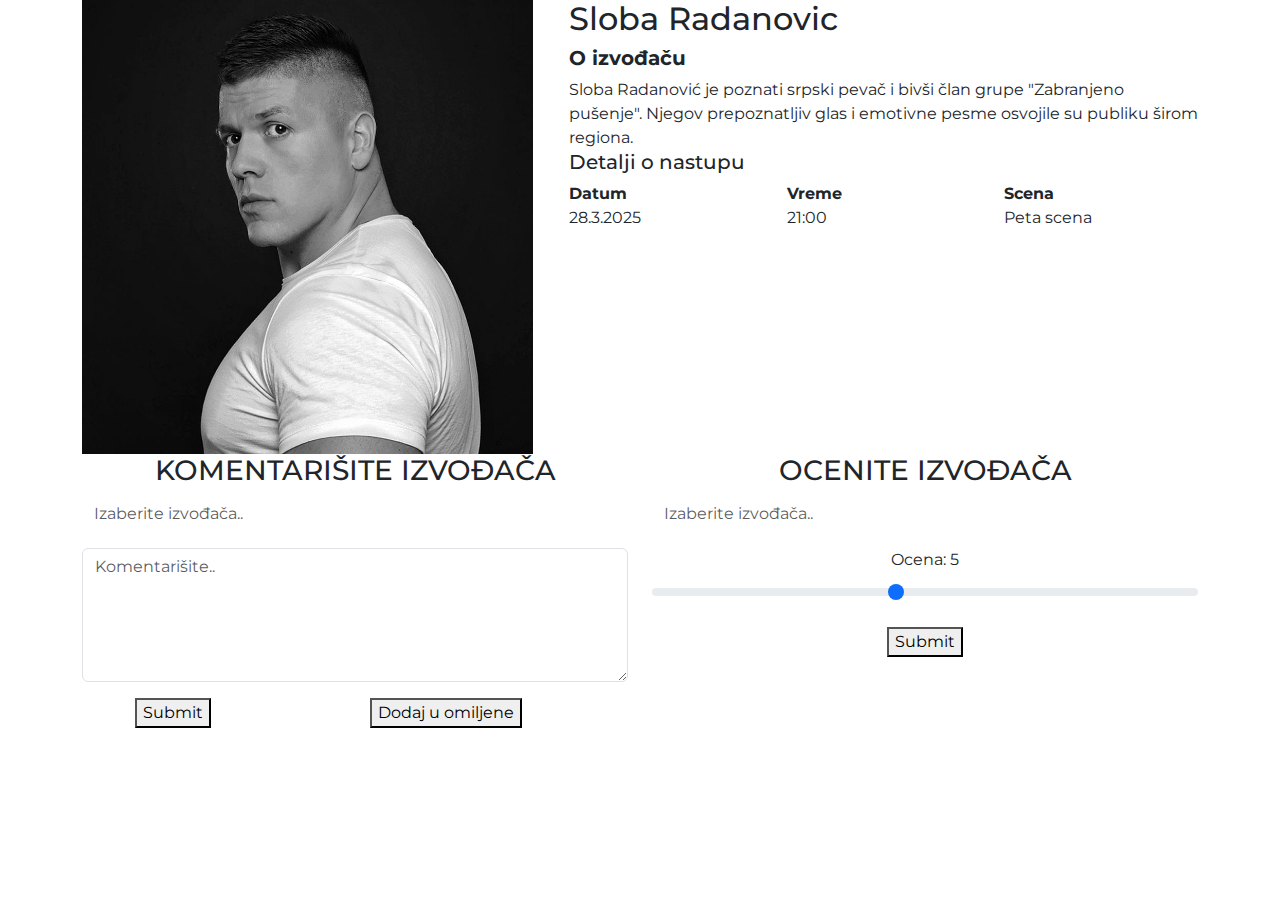
<file: html/saznaj-sloba-radanovic.html>
<!DOCTYPE html>
<html lang="sr">
<head>
  <meta charset="UTF-8" />
  <meta name="viewport" content="width=device-width, initial-scale=1.0" />
  <title>Sloba Radanovic</title>

  <!-- Google font -->
  <link href="https://fonts.googleapis.com/css2?family=Montserrat&display=swap" rel="stylesheet" />
  <!-- Bootstrap CSS -->
  <link href="https://cdn.jsdelivr.net/npm/bootstrap@5.3.0/dist/css/bootstrap.min.css" rel="stylesheet" />
  <link rel="stylesheet" href="../style.css">
</head>
<body>
    <section class="top container">
    <div class="row align-items-start">
      <!-- Leva kolona: slika -->
      <div class="col-md-5" id="aca-lukas-slika">
        <img src="../images/slobaa.jpg" class="img-fluid" alt="Milica Pavlovic" />
      </div>

      <!-- Desna kolona: tekst -->
      <div class="col-md-7 ps-4">
        <div class="naslov">
          <h2>Sloba Radanovic</h2>
        </div>

        <div class="o-izvodjacu"><h5> <b>O izvođaču</b></h5></div>

        <div class="opis">
        Sloba Radanović je poznati srpski pevač i bivši član grupe "Zabranjeno pušenje". Njegov prepoznatljiv glas i emotivne pesme osvojile su publiku širom regiona.
        </div>

        <div class="detalji-nastupa">
          <h5>Detalji o nastupu</h5>
          <div class="row fw-bold">
            <div class="col-4">Datum</div>
            <div class="col-4">Vreme</div>
            <div class="col-4">Scena</div>
          </div>
          <div class="row ">
            <div class="col-4">28.3.2025</div>
            <div class="col-4">21:00</div>
            <div class="col-4">Peta scena</div>
          </div>
        </div>
      </div>
    </div>
  </section>


    <script src="https://code.jquery.com/jquery-3.7.0.min.js"></script>
    <script src="https://cdn.jsdelivr.net/npm/bootstrap@5.3.0/dist/js/bootstrap.bundle.min.js"></script>
    <div class="container">
  <div class="row text-center">
    <div class="col-md-6 mb-5">
      <h3>KOMENTARIŠITE IZVOĐAČA</h3>
      <div class="custom-box mb-3">
        <input type="text" class="form-control border-0 bg-transparent" placeholder="Izaberite izvođača..">
      </div>
      <textarea class="form-control comment-box mb-3" rows="5" placeholder="Komentarišite.."></textarea>
      
      <div class="container">
        <div class="row">
          <div class="col-4">
            <button id="submit-komentar" class="submit-btn">Submit</button>

          </div>

          <div class="col-8">
            <button id="Dodaj-u-omiljene" class="submit-btn">Dodaj u omiljene</button>

          </div>
        </div>
      </div>
      
      
    </div>

    <div class="col-md-6 mb-5">
      <h3>OCENITE IZVOĐAČA</h3>
      <div class="custom-box mb-3">
        <input type="text" class="form-control border-0 bg-transparent" placeholder="Izaberite izvođača..">
      </div>
      <div class="mb-3">
        <label for="customRange3" class="form-label">
          Ocena: <span id="rangeValue">2.5</span>
        </label>
        <input type="range" class="form-range" min="1" max="10" step="1" value="5" id="customRange3">
      </div>
      <button id="submit-ocena" class="submit-btn">Submit</button>
    </div>
  </div>
</div>

<script>
  const slider = document.getElementById('customRange3');
  const output = document.getElementById('rangeValue');

  if (slider && output) {
    // Postavi početnu vrednost
    output.textContent = slider.value; 

    // Ažuriraj prikaz kada se slider pomera
    slider.addEventListener('input', () => {
      output.textContent = slider.value;
    });
  }
</script>
</body>
</html>
</file>
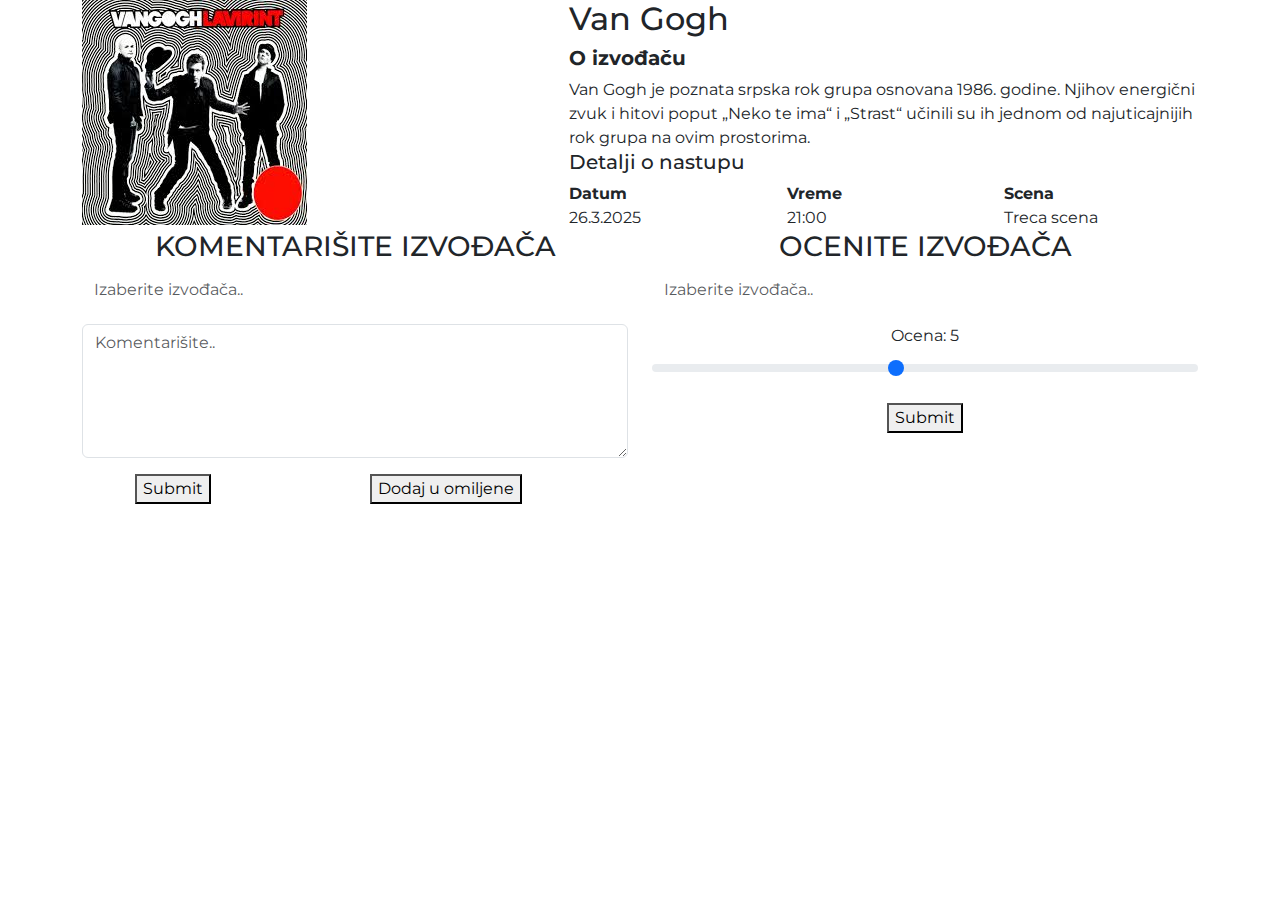
<file: html/saznaj-van-gog.html>
<!DOCTYPE html>
<html lang="sr">
<head>
  <meta charset="UTF-8" />
  <meta name="viewport" content="width=device-width, initial-scale=1.0" />
  <title>Van Gogh</title>

  <!-- Google font -->
  <link href="https://fonts.googleapis.com/css2?family=Montserrat&display=swap" rel="stylesheet" />
  <!-- Bootstrap CSS -->
  <link href="https://cdn.jsdelivr.net/npm/bootstrap@5.3.0/dist/css/bootstrap.min.css" rel="stylesheet" />
  <link rel="stylesheet" href="../style.css">
</head>
<body>
    <section class="top container">
    <div class="row align-items-start">
      <!-- Leva kolona: slika -->
      <div class="col-md-5" id="aca-lukas-slika">
        <img src="../images/van.jpeg" class="img-fluid" alt="Van Gogh" />
      </div>

      <!-- Desna kolona: tekst -->
      <div class="col-md-7 ps-4">
        <div class="naslov">
          <h2>Van Gogh</h2>
        </div>

        <div class="o-izvodjacu"><h5> <b>O izvođaču</b></h5></div>

        <div class="opis">
        Van Gogh je poznata srpska rok grupa osnovana 1986. godine. Njihov energični zvuk i hitovi poput „Neko te ima“ i „Strast“ učinili su ih jednom od najuticajnijih rok grupa na ovim prostorima.
        </div>

        <div class="detalji-nastupa">
          <h5>Detalji o nastupu</h5>
          <div class="row fw-bold">
            <div class="col-4">Datum</div>
            <div class="col-4">Vreme</div>
            <div class="col-4">Scena</div>
          </div>
          <div class="row ">
            <div class="col-4">26.3.2025</div>
            <div class="col-4">21:00</div>
            <div class="col-4">Treca scena</div>
          </div>
        </div>
      </div>
    </div>
  </section>


    <script src="https://code.jquery.com/jquery-3.7.0.min.js"></script>
    <script src="https://cdn.jsdelivr.net/npm/bootstrap@5.3.0/dist/js/bootstrap.bundle.min.js"></script>
    <div class="container">
  <div class="row text-center">
    <div class="col-md-6 mb-5">
      <h3>KOMENTARIŠITE IZVOĐAČA</h3>
      <div class="custom-box mb-3">
        <input type="text" class="form-control border-0 bg-transparent" placeholder="Izaberite izvođača..">
      </div>
      <textarea class="form-control comment-box mb-3" rows="5" placeholder="Komentarišite.."></textarea>
      
      <div class="container">
        <div class="row">
          <div class="col-4">
            <button id="submit-komentar" class="submit-btn">Submit</button>

          </div>

          <div class="col-8">
            <button id="Dodaj-u-omiljene" class="submit-btn">Dodaj u omiljene</button>

          </div>
        </div>
      </div>
      
      
    </div>

    <div class="col-md-6 mb-5">
      <h3>OCENITE IZVOĐAČA</h3>
      <div class="custom-box mb-3">
        <input type="text" class="form-control border-0 bg-transparent" placeholder="Izaberite izvođača..">
      </div>
      <div class="mb-3">
        <label for="customRange3" class="form-label">
          Ocena: <span id="rangeValue">2.5</span>
        </label>
        <input type="range" class="form-range" min="1" max="10" step="1" value="5" id="customRange3">
      </div>
      <button id="submit-ocena" class="submit-btn">Submit</button>
    </div>
  </div>
</div>

<script>
  const slider = document.getElementById('customRange3');
  const output = document.getElementById('rangeValue');

  if (slider && output) {
    // Postavi početnu vrednost
    output.textContent = slider.value; 

    // Ažuriraj prikaz kada se slider pomera
    slider.addEventListener('input', () => {
      output.textContent = slider.value;
    });
  }
</script>
</body>
</html>
</file>
<file: style.css>
body {
    margin: 0;
    padding: 0;
    font-family: 'Montserrat', sans-serif;
    
    
}

.bg-image {
    position: absolute;
    width: 100%;
    height: 100vh;
    
    background-size: cover; /* Pokriva ceo ekran */
    background-position: center; /* Centrirana slika */
    background-repeat: no-repeat;
}
.nav-bar{
    display:flex;
    position:absolute;
    top: 80px;
    right: 80px;
    gap: 50px;
    list-style: none;
    font-size: 20px;
}
.nav-bar li a{
    text-decoration: none; /* sklanjamo one linije ispod npr*/
    color:white

}
.nav-bar li a:hover{
    color: gold;
}
#MF{
    width: 203px;
    height:91px ;
    font-size: 40px;
    text-transform: uppercase;
    margin-top: 10px;
    margin-left: 92px;
    color: white;
    
    
}
header{
    position: relative;
    width: 100%;
    height: 100vh;
    background: url('images/LandingPage.png');
    display: flex;
    flex-direction: column;
    align-items: flex-start;
    padding-top: 56px;
}
/*
.program{
    

    position: relative;
    width: 100%;
    height: 100vh;
    background: url('images/Rectangle\ 27.png'),
    url('images/Frame\ 1.png');
    display: flex;
    flex-direction: column;
    align-items: flex-start;
    padding-top: 400px;
    
    background-size: cover; 
    background-position: center;                          PREDSTOJECI DOGADJAJI
    background-repeat: no-repeat;
}
.container{
    color: white;
    text-transform: uppercase;
    font-family: 'Montserrat', sans-serif;
    font-weight: medium;  
    font-size: 48px;
    padding-left: 120px;
    padding-top: -40px;
}
*/
.button-container {
    display: flex;
    justify-content: center; /* Centriranje horizontalno */
    align-items: center; /* Centriranje vertikalno */
    gap: 20px; /* Razmak između dugmadi */
    position: absolute; 
    top: 80%; 
    left: 50%; 
    transform: translate(-50%, -50%); /* Precizno centriranje */
}
.custom-btn {
    display: flex;
    align-items: center;
    justify-content: space-between;
    padding: 10px 20px;
    font-size: 18px;
    font-weight: bold;
    text-transform: uppercase;
    color: white;
    border: 2px solid white;
    border-radius: 50px;
    background: transparent;
    width: 250px;
    transition: 0.3s ;
    cursor: pointer;
}
.custom-btn:hover {
    background: greenyellow;
}

.custom-btn .icon {
    background: green;
    color: white;
    border-radius: 50%;
    width: 40px;
    height: 40px;
    display: flex;
    align-items: center;
    justify-content: center;
    font-size: 20px;
}
.custom-btn .icon img{
    width: 30px;
    height: 30px;
}
.dobrodosli{
    height: 244px;
    width: 634px;
    background-color: transparent;
    color: white;
    
    justify-content: center;

    text-align: center;
    align-items: center;
    
    position: absolute;
    top: 45%;
    left: 29%;

    font-size: 48px;
    font-weight: bold;
    font-family: 'Montserrat', sans-serif;
}
</file>
